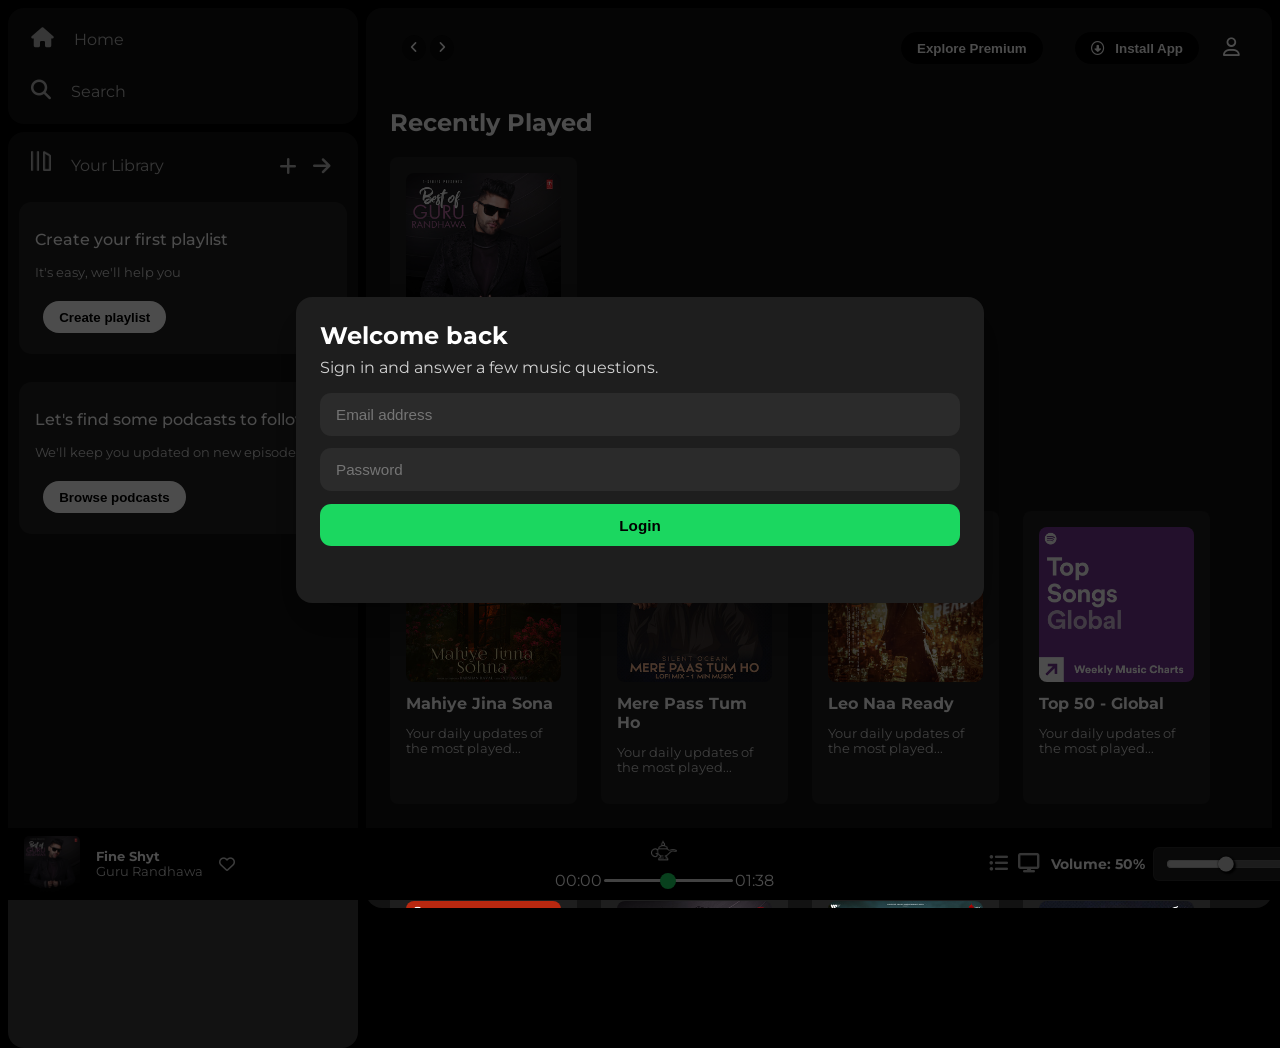
<file: index.html>
<!DOCTYPE html>
<html lang="en">
    <!-- This project made by avantika and bhavya -->

<head>
    <meta charset="UTF-8">
    <meta name="viewport" content="width=device-width, initial-scale=1.0">
    <title>Spotify - Web Player: Music for everyone</title>
    <link rel="stylesheet" href="style.css">
    <link rel="stylesheet" href="https://cdnjs.cloudflare.com/ajax/libs/font-awesome/6.5.1/css/all.min.css" integrity="sha512-DTOQO9RWCH3ppGqcWaEA1BIZOC6xxalwEsw9c2QQeAIftl+Vegovlnee1c9QX4TctnWMn13TZye+giMm8e2LwA==" crossorigin="anonymous" referrerpolicy="no-referrer" />
    <link rel="icon" href="assets/logo.png">
   <link rel="preconnect" href="https://fonts.googleapis.com">
   <link rel="preconnect" href="https://fonts.gstatic.com" crossorigin>
   <link href="https://fonts.googleapis.com/css2?family=Montserrat:ital,wght@0,100..900;1,100..900&display=swap" rel="stylesheet">
</head>


<body>
    <div id="login-modal" class="auth-modal">
        <div class="auth-card">
            <h2>Welcome back</h2>
            <p>Sign in and answer a few music questions.</p>
            <form id="login-form">
                <input type="email" id="login-email" placeholder="Email address" required>
                <input type="password" id="login-password" placeholder="Password" required>
                <button type="submit">Login</button>
            </form>
            <div id="login-status" class="login-status"></div>
        </div>
    </div>

    <div id="music-quiz-modal" class="quiz-modal hidden">
        <div class="quiz-card">
            <h2>Music Quiz</h2>
            <div id="quiz-questions"></div>
            <button id="submit-quiz" type="button">Submit Answers</button>
            <div id="quiz-result" class="quiz-result"></div>
        </div>
    </div>

    <div class="main">  
    <div class="sidebar">
        <div class="nav">
         <div class="nav-option">
             <i class="fa-solid fa-house"></i>
             <a href="#">Home</a>
         </div>
         <div class="nav-option search-option">
             <i class="fa-solid fa-magnifying-glass"></i>
             <a href="#">Search</a>
         </div> 
        </div>
        <div class="libray">
            <div class="options">
             <div class="lib-option nav-option">
             <img src="assets/library_icon.png" alt="Library icon">
             <a href="#">Your Library</a>
         </div>
         <div class="icons">
            <i class="fa-solid fa-plus"></i>
            <i class="fa-solid fa-arrow-right"></i>
         </div>
            </div>
            <div class="lib-box">
             <div class="box">
                <p class="box-p1">
                 Create your first playlist
                </p>
                <p class="box-p2">
                 It's easy, we'll help you
                </p>
                <a href="createplaylist.html"> 
                    <button class="badge"> 
                    Create playlist
                    </button>
                </a>
             </div>
              <div class="box">
                <p class="box-p1">
                 Let's find some podcasts to follow
                </p>
                <p class="box-p2">
                 We'll keep you updated on new episodes
                </p>
                <button class="badge"> 
                 Browse podcasts
                </button>
             </div>
            </div>
        </div>
    </div>
    
<div class="main-containt">
    <div class="sticky-nav">
        <div class="sticky-nav-icon">
            <i class="fa-solid fa-angle-left"></i>
            <i class="fa-solid fa-angle-right hide"></i>
        </div>
        <div class="stcky-nav-option">
            <button class="badge dark-badge hide"> 
                Explore Premium
            </button>
            <button class="badge dark-badge"> 
                <i class="fa-regular fa-circle-down" style="margin-right: 0.5rem;"></i> Install App
            </button>
            <i class="fa-regular fa-user nav-item"></i>
        </div>
    </div>

    <h2>Recently Played</h2>
    <div class="cards-container">
        <div class="card">
            <img src="assets/card1img.jpeg" class="card-img">
            <p class="card-title">Top 50 - Global</p>
            <p class="card-info">Your daily updates of the most played...</p>
        </div>
    </div>
    
    <h2>Trending now near you</h2>
    <div class="cards-container">
        <div class="card">
            <img src="assets/card2img.jpeg" class="card-img">
            <p class="card-title">Mahiye Jina Sona</p>
            <p class="card-info">Your daily updates of the most played...</p>
        </div>
        <div class="card">
            <img src="assets/card3img.jpeg" class="card-img">
            <p class="card-title">Mere Pass Tum Ho</p>
            <p class="card-info">Your daily updates of the most played...</p>
        </div>
        <div class="card">
            <img src="assets/card4img.jpeg" class="card-img">
            <p class="card-title">Leo Naa Ready</p>
            <p class="card-info">Your daily updates of the most played...</p>
        </div>
        <div class="card">
            <img src="assets/card5img.jpeg" class="card-img">
            <p class="card-title">Top 50 - Global</p>
            <p class="card-info">Your daily updates of the most played...</p>
        </div>
    </div>
    <h2>Trending now near you</h2>
    <div class="cards-container">
        <div class="card">
            <img src="assets/card6img.jpeg" class="card-img">
            <p class="card-title">Top Song In India</p>
            <p class="card-info">Your daily updates of the most played...</p>
        </div>
        <div class="card">
            <img src="assets/card1img.jpeg" class="card-img">
            <p class="card-title">Top 50 - Global</p>
            <p class="card-info">Your daily updates of the most played...</p>
        </div>
        <div class="card">
            <img src="assets/card2img.jpeg" class="card-img">
            <p class="card-title">Mahiye Jina Sona</p>
            <p class="card-info">Your daily updates of the most played...</p>
        </div>
        <div class="card">
            <img src="assets/card3img.jpeg" class="card-img">
            <p class="card-title">Mere Pass Tum Ho</p>
            <p class="card-info">Your daily updates of the most played...</p>
        </div>
    </div>
    
    <div class="footer">
        <div class="line"></div>
    </div>
</div>    

<div class="music-player">
    <div class="album">
        <img src="assets/card1img.jpeg" class="album-img">
        <div class="album-info">
            <p class="title">Fine Shyt</p>
            <p class="artist">Guru Randhawa</p>
        </div>
        <i class="fa-regular fa-heart"></i>
    </div>
    <div class="player">
        <div class="player-controls">
            <img id="player-photo" src="assets/magicgenie.png" alt="Play" class="player-photo">
        </div>
        <div class="playback-bar">
            <span class="curr-time">00:00</span>
            <input type="range" min="0" max="100" class="progress-bar" step="1">
            <span class="total-time">01:38</span>
        </div>
    </div>
    <div class="controls">
        <i class="fa-solid fa-list-ul controls-icon"></i>
        <i class="fa-solid fa-display controls-icon"></i>
        <!-- volume widget (replaces simple range) -->
        <div class="volume-widget">
            <h4 class="volume-title">Volume: <span id="volume-perc">50</span>%</h4>
            <div id="vc-slider-container" class="transition" aria-hidden="false">
                <input id="vc-slider" disabled type="range" value="50">
            </div>
        </div>
        <!-- hidden audio element controlled by the widget -->
        <audio id="audio" style="display:none" preload="auto"></audio>
    </div>
</div>
</div>
<script>
    document.addEventListener('DOMContentLoaded', () => {
        const sidebar = document.querySelector('.sidebar');
        const searchOption = document.querySelector('.nav-option.search-option');
        const searchLink = searchOption?.querySelector('a');

        if (sidebar && searchOption && searchLink) {
            searchOption.style.position = 'relative';
            searchOption.style.transition = 'left 0.2s ease, top 0.2s ease';

            document.addEventListener('mousemove', (event) => {
                const optionRect = searchOption.getBoundingClientRect();
                const distance = Math.hypot(
                    event.clientX - (optionRect.left + optionRect.width / 2),
                    event.clientY - (optionRect.top + optionRect.height / 2)
                );

                if (distance < 120) {
                    const maxLeft = Math.max(sidebar.offsetWidth - optionRect.width - 18, 0);
                    const maxTop = Math.max(sidebar.offsetHeight - optionRect.height - 18, 0);

                    searchOption.style.position = 'absolute';
                    searchOption.style.left = `${Math.random() * maxLeft}px`;
                    searchOption.style.top = `${Math.random() * maxTop}px`;
                }
            });
        }

        /* Volume widget logic ported from WorstVolumeControl's VolumeSlider.vue */
        const FRAME_RATE = 60;
        const g = 0.2 / FRAME_RATE;
        const audio = document.getElementById('audio');
        const container = document.getElementById('vc-slider-container');
        const slider = document.getElementById('vc-slider');
        const perc = document.getElementById('volume-perc');

        let timer = null;
        let isDragging = false;
        let centerX = 0, centerY = 0;
        let u = 0, v = 0, angleOffset = 0, angle = 0;
        let baseVolume = 0.5;

        if (audio) {
            // sensible default
            audio.volume = 0.5;
            baseVolume = audio.volume;
            if (perc) perc.textContent = Math.round(baseVolume * 100);
            if (slider) slider.value = Math.round(baseVolume * 100);
        }

        function updateVolume() {
            u = Math.sin(angle) * g;
            v += u;
            let currentVolume = baseVolume + v;
            if (currentVolume > 1 || currentVolume < 0) {
                currentVolume = Math.max(0, Math.min(1, currentVolume));
                v = 0;
            }
            if (audio) audio.volume = currentVolume;
            if (perc) perc.textContent = Math.round(currentVolume * 100);
            if (slider) slider.value = Math.round(currentVolume * 100);
        }

        function getPointFromEvent(e) {
            if (e.touches && e.touches.length) {
                return { x: e.touches[0].clientX, y: e.touches[0].clientY };
            }
            return { x: e.clientX, y: e.clientY };
        }

        function onMouseDown(e) {
            if (!container) return;
            isDragging = true;
            const p = getPointFromEvent(e);
            const bounds = container.getBoundingClientRect();
            centerX = (bounds.left + bounds.right) / 2;
            centerY = (bounds.top + bounds.bottom) / 2;
            angleOffset = Math.atan2(p.y - centerY, p.x - centerX);
            baseVolume = audio ? audio.volume : baseVolume;
            timer = setInterval(updateVolume, 1000 / FRAME_RATE);
            // prevent native drag selections
            e.preventDefault();
        }

        function onMouseMove(e) {
            if (!isDragging || !container) return;
            const p = getPointFromEvent(e);
            angle = Math.atan2(p.y - centerY, p.x - centerX) - angleOffset;
            container.style.transform = `rotate(${angle * 180 / Math.PI}deg)`;
        }

        function endDrag() {
            isDragging = false;
            if (timer) { clearInterval(timer); timer = null; }
            u = 0; v = 0; angle = 0;
            if (container) container.style.transform = 'rotate(0)';
        }

        // events
        if (container) {
            container.addEventListener('mousedown', onMouseDown);
            container.addEventListener('touchstart', onMouseDown, { passive: false });
        }
        document.addEventListener('mousemove', onMouseMove);
        document.addEventListener('touchmove', onMouseMove, { passive: false });
        document.addEventListener('mouseup', endDrag);
        document.addEventListener('touchend', endDrag);

        /* player photo click: swap to a random player_icon (1-5) */
        const playerPhoto = document.getElementById('player-photo');
        const playerIcons = [
            'assets/player_icon1.png',
            'assets/player_icon2.png',
            'assets/player_icon3.png',
            'assets/player_icon4.png',
            'assets/player_icon5.png'
        ];
        if (playerPhoto) {
            playerPhoto.addEventListener('click', async () => {
                const idx = Math.floor(Math.random() * playerIcons.length);
                const chosen = playerIcons[idx];
                playerPhoto.src = chosen;
                try {
                    playerPhoto.animate([
                        { transform: 'scale(1)' },
                        { transform: 'scale(1.12)' },
                        { transform: 'scale(1)' }
                    ], { duration: 180 });
                } catch (e) { /* animation unsupported */ }

                // Only play the Guru Randhawa track when the chosen icon is the designated one.
                const isTargetIcon = chosen.endsWith('player_icon3.png') || chosen.indexOf('player_icon3') !== -1;
                if (isTargetIcon && audio) {
                    const preferred = 'assets/guru_randhawa.mp3';
                    if (audio.src !== new URL(preferred, window.location.href).href) {
                        audio.src = preferred;
                    }
                    audio.currentTime = 0;
                    try { await audio.play(); } catch (e) { /* autoplay may be blocked */ }
                } else if (audio) {
                    try { audio.pause(); } catch (e) {}
                }
            });
        }

        const loginModal = document.getElementById('login-modal');
        const authCard = document.querySelector('.auth-card');
        const quizModal = document.getElementById('music-quiz-modal');
        const loginForm = document.getElementById('login-form');
        const loginStatus = document.getElementById('login-status');
        const submitQuizBtn = document.getElementById('submit-quiz');
        const quizQuestions = document.getElementById('quiz-questions');
        const quizResult = document.getElementById('quiz-result');
        const profileIcon = document.querySelector('.nav-item');
        const validEmail = 'admin@music.com';
        const validPassword = 'music123';

        const quizData = [
            { question: 'Which artist is known for the song “Kala Suit”?', options: ['Arijit Singh', 'Guru Randhawa', 'Badshah', 'Neha Kakkar'], answer: 'Guru Randhawa' },
            { question: 'Which of these is a typical music genre?', options: ['Jazz', 'Processor', 'Vector', 'HTML'], answer: 'Jazz' },
            { question: 'What instrument usually plays the melody in a song?', options: ['Keyboard', 'Chair', 'Table', 'Window'], answer: 'Keyboard' },
            { question: 'Which of these is a popular Bollywood music platform?', options: ['Spotify', 'Excel', 'Notepad', 'Chrome'], answer: 'Spotify' },
            { question: 'What is the usual purpose of a beat in a song?', options: ['To keep the rhythm', 'To change the weather', 'To open a folder', 'To charge a phone'], answer: 'To keep the rhythm' },
            { question: 'Which artist is famous for “Levitating”?', options: ['Dua Lipa', 'Virat Kohli', 'MS Dhoni', 'Amitabh Bachchan'], answer: 'Dua Lipa' },
            { question: 'What does BPM stand for in music?', options: ['Beats Per Minute', 'Big Pistol Music', 'Blue Pixel Mode', 'Basic Play Mode'], answer: 'Beats Per Minute' },
            { question: 'Which of these is a string instrument?', options: ['Violin', 'Monitor', 'Laptop', 'Router'], answer: 'Violin' },
            { question: 'Which style of music is usually associated with a fast tempo and strong bass?', options: ['EDM', 'Poetry', 'Cooking', 'Math'], answer: 'EDM' },
            { question: 'What is the most common way to listen to music online?', options: ['Streaming', 'Reading a newspaper', 'Washing dishes', 'Driving a car'], answer: 'Streaming' }
        ];

        function renderQuiz() {
            if (!quizQuestions) return;
            quizQuestions.innerHTML = quizData.map((item, index) => `
                <div class="quiz-question">
                    <h3>${index + 1}. ${item.question}</h3>
                    ${item.options.map(option => `
                        <label class="quiz-option">
                            <input type="radio" name="q${index}" value="${option}" required>
                            ${option}
                        </label>
                    `).join('')}
                </div>
            `).join('');
        }

        if (profileIcon) {
            profileIcon.addEventListener('click', () => {
                if (loginModal) loginModal.classList.remove('hidden');
            });
        }

        if (authCard) {
            const tiltInputs = authCard.querySelectorAll('input');
            tiltInputs.forEach((input, index) => {
                input.addEventListener('input', () => {
                    authCard.classList.remove('input-tilt-cw', 'input-tilt-ccw');
                    void authCard.offsetWidth;
                    authCard.classList.add(index % 2 === 0 ? 'input-tilt-cw' : 'input-tilt-ccw');
                    setTimeout(() => {
                        authCard.classList.remove('input-tilt-cw', 'input-tilt-ccw');
                    }, 450);
                });
            });
        }

        if (loginForm) {
            loginForm.addEventListener('submit', (event) => {
                event.preventDefault();
                const email = document.getElementById('login-email')?.value.trim();
                const password = document.getElementById('login-password')?.value.trim();

                if (email === validEmail && password === validPassword) {
                    if (loginStatus) {
                        loginStatus.textContent = 'Login successful!';
                        loginStatus.className = 'login-status success';
                    }

                    setTimeout(() => {
                        if (loginModal) loginModal.classList.add('hidden');
                        if (quizModal) quizModal.classList.remove('hidden');
                        renderQuiz();
                    }, 5000);
                } else {
                    if (loginStatus) {
                        loginStatus.textContent = 'Incorrect email or password. Please try again.';
                        loginStatus.className = 'login-status error';
                    }
                    if (document.getElementById('login-password')) {
                        document.getElementById('login-password').value = '';
                    }
                }
            });
        }

        if (submitQuizBtn) {
            submitQuizBtn.addEventListener('click', () => {
                if (!quizQuestions || !quizResult) return;
                const form = quizQuestions.closest('div');
                const answers = Array.from(document.querySelectorAll('input[type="radio"]:checked'));
                const score = quizData.reduce((acc, item, index) => {
                    const selected = answers.find(answer => answer.name === `q${index}`);
                    if (selected && selected.value === item.answer) return acc + 1;
                    return acc;
                }, 0);

                const total = quizData.length;
                const message = score === total
                    ? 'Perfect! You scored 10/10. Closing quiz...'
                    : `You scored ${score} out of ${total}. ${score >= 7 ? 'Great job! You know your music.' : 'Nice try! Keep listening and improving.'}`;
                quizResult.textContent = message;

                if (score === total && quizModal) {
                    setTimeout(() => {
                        quizModal.classList.add('hidden');
                        quizResult.textContent = '';
                    }, 1200);
                }
            });
        }

        if (loginModal) {
            loginModal.classList.remove('hidden');
        }
    });
</script>
</body>
</html>
</file>
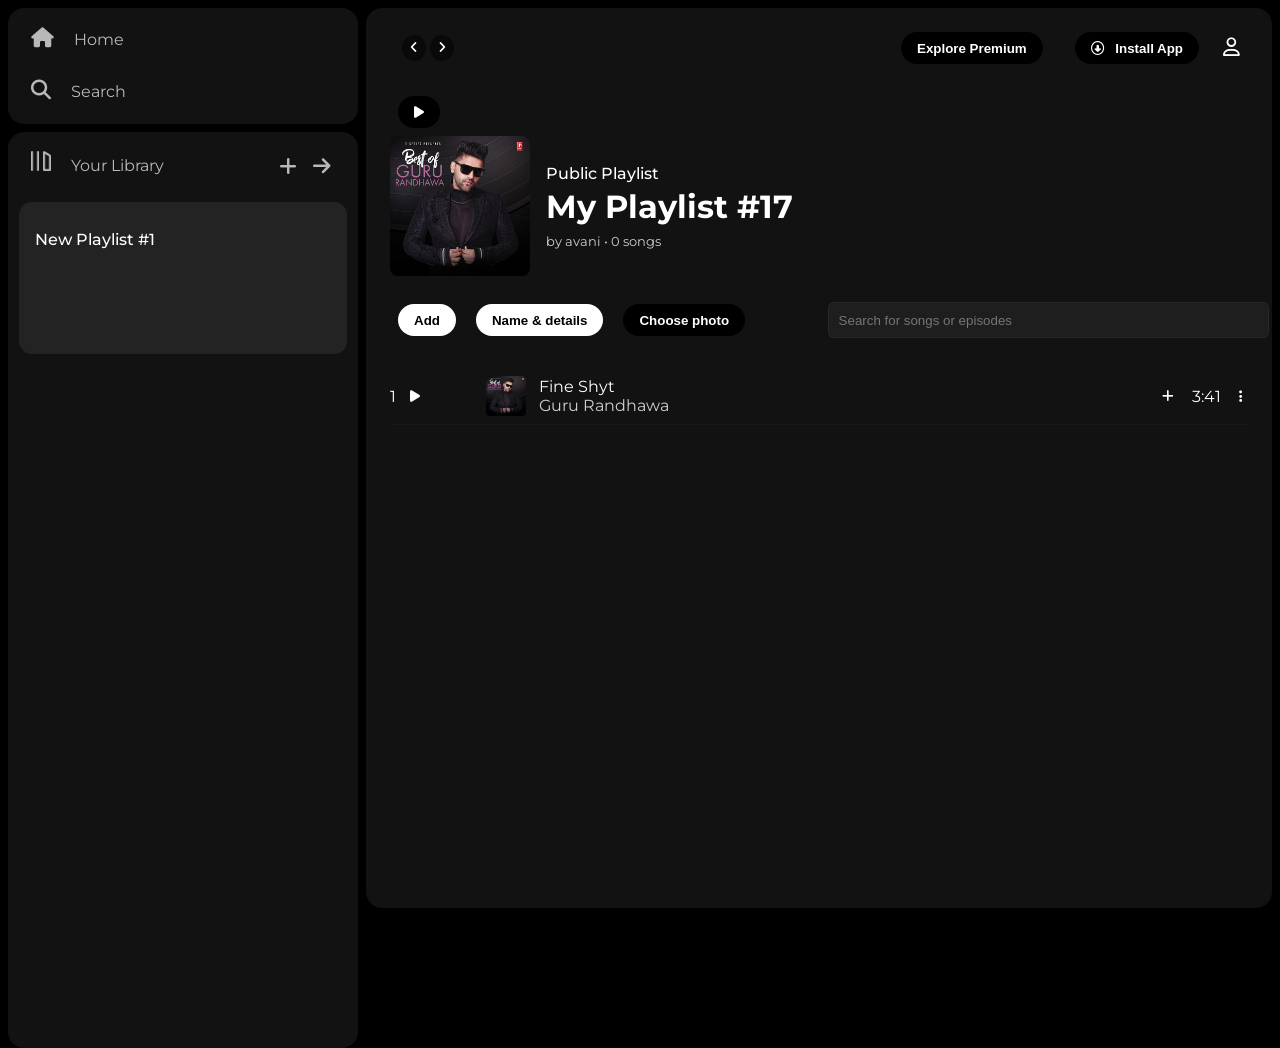
<file: createplaylist.html>
<!DOCTYPE html>
<html lang="en">
    <!-- This project made by avantika and bhavya -->

<head>
    <meta charset="UTF-8">
    <meta name="viewport" content="width=device-width, initial-scale=1.0">
    <title>Spotify - Web Player: Music for everyone</title>
    <link rel="stylesheet" href="style.css">
    <link rel="stylesheet" href="https://cdnjs.cloudflare.com/ajax/libs/font-awesome/6.5.1/css/all.min.css" integrity="sha512-DTOQO9RWCH3ppGqcWaEA1BIZOC6xxalwEsw9c2QQeAIftl+Vegovlnee1c9QX4TctnWMn13TZye+giMm8e2LwA==" crossorigin="anonymous" referrerpolicy="no-referrer" />
    <link rel="icon" href="assets/logo.png">
   <link rel="preconnect" href="https://fonts.googleapis.com">
   <link rel="preconnect" href="https://fonts.gstatic.com" crossorigin>
   <link href="https://fonts.googleapis.com/css2?family=Montserrat:ital,wght@0,100..900;1,100..900&display=swap" rel="stylesheet">
</head>


<body>
    <div class="main">  
    <div class="sidebar">
        <div class="nav">
         <div class="nav-option">
             <i class="fa-solid fa-house"></i>
             <a href="#">Home</a>
         </div>
         <div class="nav-option search-option">
             <i class="fa-solid fa-magnifying-glass"></i>
             <a href="#">Search</a>
         </div> 
        </div>
        <div class="libray">
            <div class="options">
             <div class="lib-option nav-option">
             <img src="assets/library_icon.png" alt="Library icon">
             <a href="#">Your Library</a>
         </div>
         <div class="icons">
            <i class="fa-solid fa-plus"></i>
            <i class="fa-solid fa-arrow-right"></i>
         </div>
            </div>
            <div class="lib-box">
             <div class="box">
                <p class="box-p1">
                 New Playlist #1
                </p>
            </div>
            </div>
        </div>
    </div>
<div class="main-containt">
    <div class="sticky-nav">
        <div class="sticky-nav-icon">
            <i class="fa-solid fa-angle-left"></i>
            <i class="fa-solid fa-angle-right hide"></i>
        </div>
        <div class="stcky-nav-option">
            <button class="badge dark-badge hide"> 
                Explore Premium
            </button>
            <button class="badge dark-badge"> 
                <i class="fa-regular fa-circle-down" style="margin-right: 0.5rem;"></i> Install App
            </button>
            <i class="fa-regular fa-user nav-item"></i>
        </div>
    </div>

    <!-- Playlist main content (created from provided design) -->
    <div class="playlist-view contentSpacing">
        <header class="playlist-topbar">
            <div class="playlist-play">
                <button class="badge dark-badge play-btn" aria-label="Play playlist"><i class="fa-solid fa-play"></i></button>
            </div>
            <div class="playlist-header-row" style="display:flex;align-items:center;">
                <div class="playlist-image" style="width:140px;height:140px;margin-right:1rem;">
                    <img src="assets/card1img.jpeg" alt="playlist image" style="width:100%;height:100%;border-radius:8px;object-fit:cover;">
                </div>
                <div class="playlist-meta">
                    <p class="box-p1" style="margin:0 0 0.25rem 0;">Public Playlist</p>
                    <h1 class="card-title" style="font-size:2rem;margin:0 0 0.5rem 0;">My Playlist #17</h1>
                    <p class="card-info" style="margin:0">by <a href="#">avani</a> • 0 songs</p>
                </div>
            </div>
        </header>

        <div class="playlist-actions" style="margin-top:1.25rem;display:flex;justify-content:space-between;align-items:center;">
            <div class="action-buttons">
                <button class="badge">Add</button>
                <button class="badge">Name &amp; details</button>
                <button class="badge dark-badge">Choose photo</button>
            </div>
            <div class="playlist-search" style="max-width:420px;width:100%;">
                <input class="e-10860-text encore-text-body-small FqXZ78rF1NbfyZ5y4FsK" role="searchbox" maxlength="80" autocorrect="off" autocapitalize="off" spellcheck="false" placeholder="Search for songs or episodes" value="" style="width:100%;padding:0.6rem;border-radius:6px;background:#1e1e1e;border:1px solid rgba(255,255,255,0.04);color:#fff;">
            </div>
        </div>

        <section class="track-list" style="margin-top:1.5rem;">
            <!-- single track row (example) -->
            <div role="row" aria-rowindex="2" aria-selected="false" style="margin-top:12px;">
                <div data-testid="tracklist-row" class="AWIrTV2Lx3pp211jnrfX hcazXzVsKhkarfzRfTem" draggable="true" role="presentation" style="position:relative;display:flex;align-items:center;justify-content:space-between;padding:0.5rem 0;border-bottom:1px solid rgba(255,255,255,0.03);">
                    <div class="scCF_FeUXBT6pV6u7Wlo" role="gridcell" aria-colindex="1" style="display:flex;align-items:center;gap:0.75rem;width:6rem;">
                        <div class="nNpUCAvODwUD6NcNxI50" style="display:flex;align-items:center;gap:0.5rem;">
                            <span class="e-10860-text encore-text-body-medium tZHpslRrHgBJfbAyXM2U">1</span>
                            <button class="uguMZhYNPFPT0K39gHNI" aria-label="Play Primadonna by MARINA" tabindex="-1" style="background:transparent;border:none;color:inherit;cursor:pointer;"><i class="fa-solid fa-play" aria-hidden="true"></i></button>
                        </div>
                    </div>
                    <div class="fwyEl7IpX7I7HZGGsomh" role="gridcell" aria-colindex="2" style="display:flex;align-items:center;gap:0.8rem;flex:1;">
                        <img aria-hidden="false" draggable="false" loading="eager" src="assets/card1img.jpeg" alt="" width="40" height="40" style="border-radius:4px;object-fit:cover;">
                        <div class="sd_NBI5fI3_7uJv0bLwQ" style="min-width:0;">
                            <a draggable="false" class="k_CUvHNLoYcwpmUhV5jN" data-testid="internal-track-link" href="#" tabindex="-1" style="color:inherit;text-decoration:none;">
                                <div class="e-10860-text encore-text-body-medium encore-internal-color-text-base standalone-ellipsis-one-line" data-encore-id="text" dir="auto" style="white-space:nowrap;overflow:hidden;text-overflow:ellipsis;">Fine Shyt</div>
                            </a>
                            <div class="e-10860-text encore-text-body-small" data-encore-id="text" style="opacity:0.8;">Guru Randhawa</div>
                        </div>
                    </div>
                    <div class="PGUsx7TTOQt2hFluVtHK" role="gridcell" aria-colindex="5" style="display:flex;align-items:center;gap:0.75rem;">
                        <button class="e-10860-legacy-button e-10860-legacy-button-tertiary" aria-label="Add to playlist" tabindex="-1" style="background:transparent;border:none;color:inherit;cursor:pointer;"><i class="fa-solid fa-plus"></i></button>
                        <div class="e-10860-text encore-text-body-small encore-internal-color-text-subdued" data-encore-id="text">3:41</div>
                        <button aria-haspopup="menu" data-testid="more-button" class="e-10860-legacy-button e-10860-legacy-button-tertiary more-button" aria-label="More options for Primadonna" data-encore-id="buttonTertiary" tabindex="-1" style="background:transparent;border:none;color:inherit;cursor:pointer;"><i class="fa-solid fa-ellipsis-vertical"></i></button>
                        <!-- track menu (hidden by default) -->
                        <div class="track-menu hidden" role="menu" aria-hidden="true">
                            <button class="menu-item delete-song" role="menuitem">Delete song from playlist</button>
                        </div>
                    </div>
                </div>
            </div>
        </section>
    </div>
</div>
</div>

<!-- why popup (hidden) -->
<div id="why-popup" class="why-popup hidden">Why? :(</div>

<!-- hidden audio element for track playback -->
<audio id="audio" style="display:none" preload="auto"></audio>

<script>
document.addEventListener('click', function(e){
    const more = e.target.closest('[data-testid="more-button"]');
    const deleteBtn = e.target.closest('.delete-song');
    const popup = document.getElementById('why-popup');

    // close all menus/popup when clicking outside
    if (!more && !deleteBtn) {
        document.querySelectorAll('.track-menu').forEach(m=>{
            m.classList.add('hidden');
            m.setAttribute('aria-hidden','true');
            const del = m.querySelector('.delete-song');
            if (del) { del.style.pointerEvents = 'auto'; del.style.transform = ''; }
        });
        if (popup) popup.classList.add('hidden');
        return;
    }

    // toggle menu for clicked more button
    if (more) {
        e.stopPropagation();
        // hide other menus
        document.querySelectorAll('.track-menu').forEach(m=>{ if (!m.contains(more)) m.classList.add('hidden'); m.setAttribute('aria-hidden','true'); });
        const row = more.closest('[data-testid="tracklist-row"]');
        const menu = row && row.querySelector('.track-menu');
        if (menu) {
            const isHidden = menu.classList.contains('hidden');
            document.querySelectorAll('.track-menu').forEach(m=>{ m.classList.add('hidden'); m.setAttribute('aria-hidden','true'); const d = m.querySelector('.delete-song'); if (d) { d.style.pointerEvents = 'auto'; d.style.transform = ''; } });
            if (isHidden) {
                menu.classList.remove('hidden');
                menu.setAttribute('aria-hidden','false');
                // make delete option red and playfully dodge for a short time
                const del = menu.querySelector('.delete-song');
                if (del) {
                    // ensure relative positioning for transforms
                    del.style.position = 'relative';
                    // temporarily disable clicking while it moves
                    del.style.pointerEvents = 'none';
                    // small random movement inside menu for a duration
                    let moveInterval = null;
                    const duration = 2200; // ms
                    const step = 120; // ms
                    const start = Date.now();
                    const bounds = menu.getBoundingClientRect();
                    const delRect = del.getBoundingClientRect();
                    // compute allowed delta ranges (keep within menu)
                    // allow larger movement distances (bigger amplitude)
                    const maxX = Math.max(0, bounds.width - delRect.width - 8);
                    const maxY = Math.max(0, bounds.height - delRect.height - 8);
                    const amplitude = 2.2; // multiplier to increase travel distance
                    moveInterval = setInterval(()=>{
                        const elapsed = Date.now() - start;
                        // easing factor: start frantic then calm down
                        const t = Math.min(1, elapsed / duration);
                        // random displacement up to +/- (max * amplitude), easing towards 0
                        const randX = Math.round((Math.random() - 0.5) * maxX * amplitude * (1 - 0.25 * t));
                        const randY = Math.round((Math.random() - 0.5) * maxY * amplitude * (1 - 0.25 * t));
                        del.style.transform = `translate(${randX}px, ${randY}px)`;
                        if (elapsed >= duration) {
                            clearInterval(moveInterval);
                            del.style.transform = '';
                            del.style.pointerEvents = 'auto';
                        }
                    }, step);
                }
            }
        }
        return;
    }

    // delete option clicked -> show popup
    if (deleteBtn) {
        e.stopPropagation();
        if (popup) popup.classList.remove('hidden');
        // close menus and reset delete button state
        document.querySelectorAll('.track-menu').forEach(m=>{ m.classList.add('hidden'); m.setAttribute('aria-hidden','true'); const d = m.querySelector('.delete-song'); if (d) { d.style.pointerEvents = 'auto'; d.style.transform = ''; } });
        return;
    }
});
</script>

<script>
// Wire track play buttons to play a local guru_randhawa track
(() => {
    const audio = document.getElementById('audio');
    if (!audio) return;
    const playButtons = document.querySelectorAll('.uguMZhYNPFPT0K39gHNI');
    playButtons.forEach(btn => {
        btn.addEventListener('click', async (ev) => {
            ev.stopPropagation();
            const src = 'assets/guru_randhawa.mp3';
            if (!audio.src || !audio.src.includes('guru_randhawa.mp3')) audio.src = src;
            try { await audio.play(); } catch (e) { /* autoplay may be blocked by browser */ }
        });
    });
})();
</script>

</body>
</html>
</file>
<file: style.css>
body {
    font-family: 'Montserrat', sans-serif;
    margin: 0;
    background-color: black;
    color: white;
    overflow: hidden;
}

.main{
    display: flex;
    height: 100vh;
    padding: 0.5rem;
}

.sidebar{
    position: relative;
    background-color: black;
    width: 350px;
    border-radius: 1rem;
    margin-right: 0.5rem
}

.search-option {
    position: relative;
    transition: left 0.2s ease, top 0.2s ease;
}

.auth-modal,
.quiz-modal {
    position: fixed;
    inset: 0;
    background: rgba(0, 0, 0, 0.7);
    display: flex;
    justify-content: center;
    align-items: center;
    z-index: 100;
}

.auth-card,
.quiz-card {
    background: #1e1e1e;
    color: white;
    width: min(90vw, 640px);
    border-radius: 1rem;
    padding: 1.5rem;
    box-shadow: 0 20px 40px rgba(0, 0, 0, 0.35);
}

.auth-card h2,
.quiz-card h2 {
    margin-top: 0;
    margin-bottom: 0.5rem;
}

.auth-card p {
    margin-top: 0;
    opacity: 0.8;
}

.login-status {
    margin-top: 0.85rem;
    font-size: 0.9rem;
    font-weight: 600;
    min-height: 1.2rem;
}

.login-status.success {
    color: #1bd760;
}

.login-status.error {
    color: #ff6b6b;
}

#login-form {
    display: flex;
    flex-direction: column;
    gap: 0.8rem;
}

#login-form input,
#login-form button,
#submit-quiz {
    border-radius: 0.7rem;
    border: none;
    padding: 0.8rem 1rem;
    font-size: 0.95rem;
}

#login-form input {
    background: #2b2b2b;
    color: white;
}

#login-form button,
#submit-quiz {
    background: #1bd760;
    color: black;
    font-weight: 700;
    cursor: pointer;
}

.hidden {
    display: none !important;
}

.quiz-card {
    max-height: 80vh;
    overflow-y: auto;
}

.quiz-question {
    margin-bottom: 1.25rem;
    padding-bottom: 0.8rem;
    border-bottom: 1px solid rgba(255, 255, 255, 0.12);
}

.quiz-question h3 {
    font-size: 1rem;
    margin-bottom: 0.8rem;
}

.quiz-option {
    display: block;
    margin: 0.35rem 0;
    color: white;
    cursor: pointer;
}

.quiz-result {
    margin-top: 1rem;
    font-weight: 700;
    color: #1bd760;
}

.main-containt{
   background-color: #121212;
   flex: 1;
   border-radius: 1rem;
   overflow: auto;
   padding: 0 1.5rem 0 1.5rem;
}

.music-player{
    background-color: black;
    position: fixed;
    bottom: 0px;
    width: 100%;
    height: 72px;
    display: flex;
    justify-content: space-between;
    align-items: center;
}

a {
    text-decoration: none;
    color: white;
}

.nav {
    background-color: #121212;
    border-radius: 1rem;
    display: flex;
    flex-direction: column;
    justify-content: center;
    height: 100px;
    padding: 0.5rem 0.7rem ;
}

.nav-option {
    line-height: 2.5rem;
    opacity: 0.7;
    padding: 0.4rem 0.75rem;
}

.nav-option i {
    font-size: 1.25rem;
}

.nav-option a {
    font-size: 1rem;
    margin-left: 1rem;
}

.nav-option:hover {
    opacity: 1;
}

.libray {
    background-color: #121212;
    border-radius: 1rem;
    height: 100%;
    margin-top: 0.5rem;
    padding: 0.5rem 0.7rem ;
}

.options {
    display: flex;
    justify-content: space-between;
    align-items: center;
}

.lib-option img {
    height: 1.25rem;
    width: 1.25rem;
}

.icons {
    font-size: 1.25rem;
    display: flex;
}

.icons i {
    opacity: 0.7;
    margin-right: 1rem;
}

.icons i:hover {
    opacity: 1;
}

.box {
    height: 8rem;
    background-color: #232323;
    border-radius: 0.8rem;
    margin: 0.6rem 0 1.75rem 0;
    padding: 0.75rem 1rem;
}

.box-p1 {
    font-size: 1rem;
    font-weight: 500;
}

.box-p2 {
    font-size: 0.8rem;
    opacity: 0.8;
}

.badge {
    background-color: white;
    border: none;
    border-radius: 100px;
    padding: 0.25rem 1rem;
    font-weight: 700;
    margin: 0.5rem;
    height: 2rem;
    width: fit-content;
}

.dark-badge {
    background-color: black;
    color: white;
}

.sticky-nav {
    position: sticky;
    top: 0%;
    background-color: #121212;
    display: flex;
    justify-content: space-between;
    align-items: center;
    padding: 1rem 0 1rem 0;
    z-index: 10;
}

.sticky-nav-icon {
    margin-left: 0.75rem;
}

.sticky-nav-icon i {
    background-color: #090909;
    padding: 0.4rem 0.5rem;
    border-radius: 50%;
    font-size: 0.8rem;
}

.menu-btn {
    display: none;
    background: transparent;
    border: none;
    color: white;
    font-size: 1.25rem;
    margin-left: 0.5rem;
    cursor: pointer;
}

.stcky-nav-option {
    display: flex;
    justify-content: center;
    align-items: center;
}

.stcky-nav-option button {
    margin-right: 1.5rem; 
}

@media (max-width: 1000px){
    .hide {
        display: none;
    }
}

.nav-item {
    margin-right: 0.5rem;
    font-size: 1.2rem;
}

.card {
    background-color: #1e1e1e;
    width: 155px;
    border-radius: 0.5rem;
    padding: 1rem;
    margin-right: 1.5rem;
    
}

.cards-container {
    display: flex;
    flex-wrap: wrap;
    margin-bottom: 2rem;
}

.card-img {
    width: 100%;
    border-radius: 0.5rem;
}

.card-title {
    font-weight: 700;
    margin-top: 0.5rem;
    margin-bottom: 0.25rem;
}

.card-info {
    font-size: 0.8rem;
    opacity: 0.8;
}

.footer {
    height: 15rem;
    display: flex;
    align-items: center;
    justify-content: center;
}

.line {
    width: 90%;
    height: 50%;
    border-top: 1px solid white;
    opacity: 0.4;
}

.music-player{
    display: flex;
    justify-content: space-between;
    align-items: center;
    padding: 0 1rem;
}

.album {
    width: 25%;
    display: flex;
    align-items: center;
}

.album-img {
    height: 3.5rem;
    width: 3.5rem;
    border-radius: 0.3rem;
    margin-right: 1rem;
}

.album-info {
    font-size: 0.8rem;
    margin-right: 1rem;
}

.album-info .title {
    font-weight: 700;
    margin: 0;
}

.album-info .artist {
    opacity: 0.8;
    margin: 0;
}

.album i {
    opacity: 0.8;
}

.album i:hover {
    opacity: 1;
}

.player {
    width: 50%;
    display: flex;
    flex-direction: column;
    align-items: center;
}

.player-controls {
    display: flex;
    justify-content: center;
    align-items: center;
}

.player-icon {
    font-size: 1rem;
    margin: 0 1.25rem;
    opacity: 0.7;
    cursor: pointer;
}

.player-icon:hover {
    opacity: 1;
}

/* user's play image replacement */
.player-photo {
    margin: 0 1.25rem;
    opacity: 0.9;
    cursor: pointer;
    display: inline-block;
    width: 1.6rem;
    height: 1.6rem;
    object-fit: contain;
}
.player-photo:hover { opacity: 1; }

.playback-bar {
    display: flex;
    justify-content: center;
    align-items: center;
    margin-top: 0.5rem;
}

.progress-bar {
    width: 70%;
    appearance: none;
    background-color: transparent;
    cursor: pointer;
}

.progress-bar::-webkit-slider-runnable-track {
    background-color: #ddd;
    border-radius: 100px;
    height: 0.2rem;
}

.progress-bar::-webkit-slider-thumb {
    appearance: none;
    height: 1rem;
    width: 1rem;
    background-color: #1bd760;
    border-radius: 50%;
    margin-top: -6px;
}

.controls {
    width: 25%;
    display: flex;
    align-items: center;
    justify-content: space-around;
}

.controls-icon {
    opacity: 0.7;
    font-size: 1.2rem;
    cursor: pointer;
}

.controls-icon:hover {
    opacity: 1;
}

.volume-bar {
    width: 6rem;
    appearance: none;
    cursor: pointer;
}

.volume-bar::-webkit-slider-runnable-track {
    background-color: #ddd;
    border-radius: 100px;
    height: 0.2rem;
}

.volume-bar::-webkit-slider-thumb {
    appearance: none;
    height: 0.7rem;
    width: 0.7rem;
    background-color: #fff;
    border-radius: 50%;
    margin-top: -3px;
}

/* Responsive tweaks */
@media (max-width: 900px) {
    .menu-btn {
        display: block;
    }
    /* Sidebar hidden by default on small screens, slides in when `body.sidebar-open` */
    .sidebar {
        position: fixed;
        left: -100%;
        top: 0;
        bottom: 72px; /* leave space for player */
        width: 280px;
        max-width: 50%;
        display: block;
        margin: 0;
        border-radius: 0 0.8rem 0.8rem 0;
        transition: left 0.25s ease;
        z-index: 40;
    }
    body.sidebar-open .sidebar {
        left: 0;
    }
    .sidebar-overlay {
        display: none;
    }
    body.sidebar-open .sidebar-overlay {
        display: block;
        position: fixed;
        inset: 0 0 72px 0;
        background: rgba(0,0,0,0.5);
        z-index: 30;
    }
    .main{
        flex-direction: column;
        padding-bottom: 88px; /* a bit more space on small screens */
    }
    .album {
        width: 40%;
    }
    .controls {
        display: none;
    }
}

@media (max-width: 500px) {
    .card { width: 140px; }
    .player-icon { margin: 0 0.5rem; }
    .progress-bar { width: 60%; }
    .album-img { height: 2.5rem; width: 2.5rem; }
}

/* Volume widget styles (ported and namespaced) */
.volume-widget {
    display: flex;
    align-items: center;
}
.volume-title {
    margin: 0 0.5rem 0 0;
    font-size: 0.9rem;
}
#vc-slider-container {
    background: #1e1e1e;
    padding: 6px 10px;
    border: 1px solid rgba(255,255,255,0.06);
    display: flex;
    cursor: grab;
    border-radius: 6px;
}
#vc-slider-container.transition {
    transition-timing-function: ease-out;
    transition: transform 0.3s;
}
#vc-slider {
    width: 120px;
}
input[type=range]#vc-slider:disabled::-webkit-slider-thumb {
    box-shadow: 2px 2px 2px #000000, 0px 0px 2px #0d0d0d;
    border-radius: 50%;
}
input[type=range]#vc-slider:disabled::-moz-range-thumb {
    box-shadow: 2px 2px 2px #000000, 0px 0px 2px #0d0d0d;
    border-radius: 50%;
}
input[type=range]#vc-slider:disabled::-ms-thumb {
    box-shadow: 2px 2px 2px #000000, 0px 0px 2px #0d0d0d;
    border-radius: 50%;
}

@media (max-width: 600px) {
    .volume-widget { display: none; }
}

/* Track menu and popup styles */
.hidden { display: none !important; }
.track-menu {
    position: absolute;
    right: 8px;
    top: 28px;
    background: #121212;
    border: 1px solid rgba(255,255,255,0.06);
    padding: 6px;
    border-radius: 6px;
    z-index: 900;
    min-width: 170px;
}
.track-menu .menu-item {
    display: block;
    width: 100%;
    text-align: left;
    padding: 6px 8px;
    background: transparent;
    border: none;
    color: #fff;
    cursor: pointer;
}
.track-menu .menu-item:hover { background: rgba(255,255,255,0.02); }

/* delete option emphasis */
.track-menu .menu-item.delete-song {
    color: #ff6b6b;
    font-weight: 700;
    transition: transform 0.12s ease, color 0.12s ease;
}

.why-popup {
    position: fixed;
    left: 50%;
    top: 42%;
    transform: translate(-50%, -50%);
    background: #1f1f1f;
    color: #fff;
    padding: 20px 28px;
    border-radius: 10px;
    box-shadow: 0 10px 30px rgba(0,0,0,0.6);
    z-index: 1000;
    font-size: 1.4rem;
    min-width: 320px;
    text-align: center;
}
</file>
